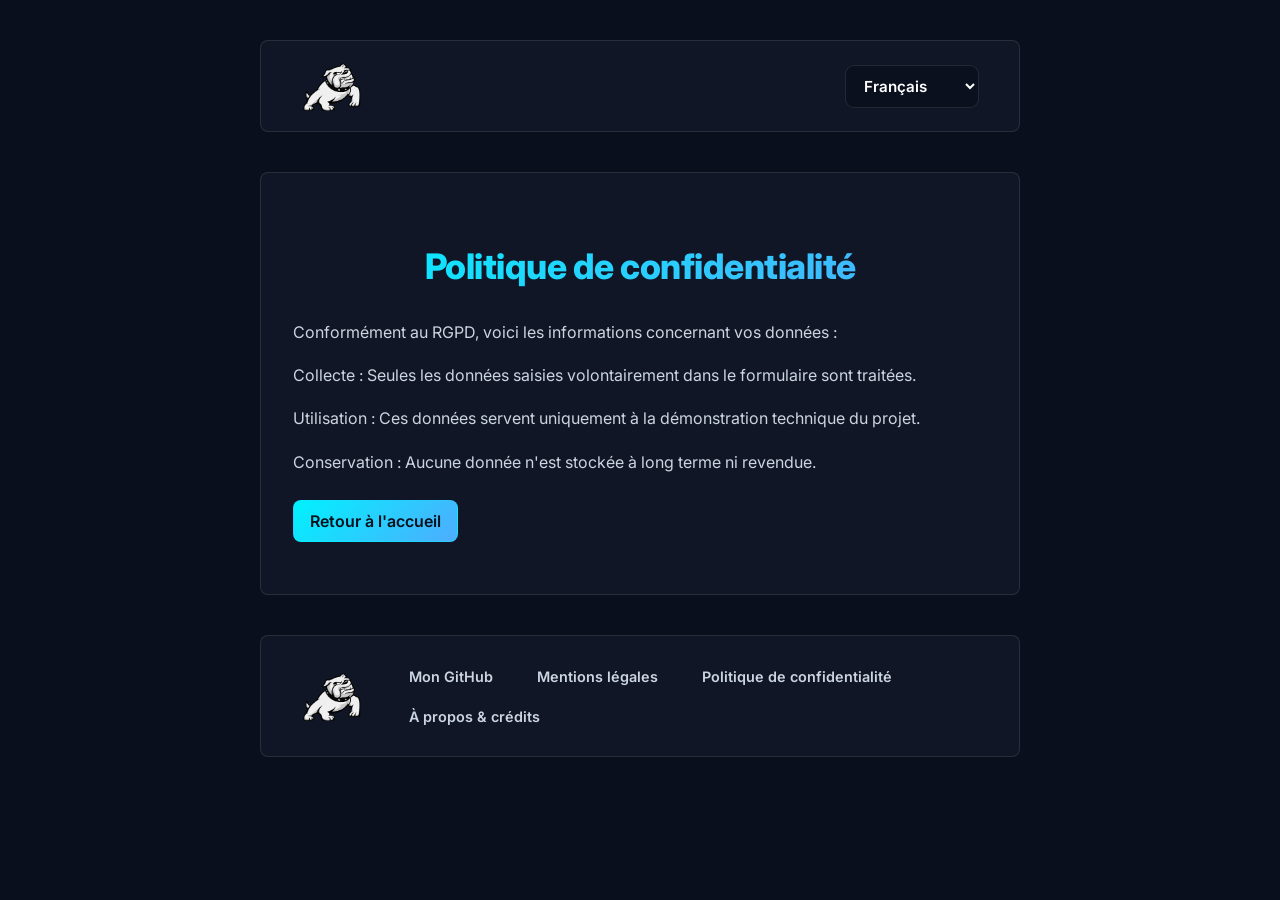
<file: confidentialite.html>
<!doctype html>
<html lang="fr">
  <head>
    <meta charset="UTF-8" />
    <meta name="viewport" content="width=device-width, initial-scale=1.0" />
    <title>Politique de Confidentialité</title>
    <link rel="stylesheet" href="style.css" />
    <script src="translations.js" defer></script>
    <script src="script.js" defer></script>
  </head>
  <body>
    <header class="mb" role="banner">
      <p class="logo">
        <img
          src="./assets/Logo chien.png"
          alt="Logo du calculateur de solidité de mot de passe"
        />
      </p>
      <select id="languageSelect" aria-label="Sélection de la langue">
        <option value="fr">Français</option>
        <option value="en">English</option>
        <option value="de">Deutsch</option>
        <option value="sp">Spanish</option>
        <option value="it">Italiano</option>
        <option value="pt">Português</option>
        <option value="nl">Nederlands</option>
        <option value="br">Breton</option>
      </select>
    </header>
    <div class="container">
      <h1 data-i18n="privacyTitle">Politique de Confidentialité</h1>
      <p class="text-muted" data-i18n="privacyContent">
        Conformément au RGPD, voici les informations concernant vos données :
      </p>
      <p class="text-muted" data-i18n="privacyCollection">
        Collecte : Seules les données saisies volontairement dans le formulaire
        sont traitées.
      </p>
      <p class="text-muted" data-i18n="privacyUsage">
        Utilisation : Ces données servent uniquement à la démonstration
        technique du projet.
      </p>
      <p class="text-muted" data-i18n="privacyStorage">
        Conservation : Aucune donnée n'est stockée à long terme ni revendue.
      </p>
      <a href="index.html" class="security-link" data-i18n="backToHome">
        Retour à l'accueil
      </a>
    </div>
  </body>
  <footer role="contentinfo">
    <img
      class="logo"
      src="./assets/Logo chien.png"
      alt="Logo du calculateur de solidité de mot de passe - pied de page"
    />
    <nav class="sub-menu">
      <ul>
        <li>
          <a href="https://github.com/MisterFreeze25" data-i18n="github"
            >Mon GitHub</a
          >
        </li>
        <li>
          <a href="mentions.html" data-i18n="legalNotice">Mentions légales</a>
        </li>
        <li>
          <a href="confidentialite.html" data-i18n="privacyPolicy"
            >Politique de confidentialité</a
          >
        </li>
        <li>
          <a href="credits.html" data-i18n="aboutCredits">À propos & crédits</a>
        </li>
      </ul>
    </nav>
  </footer>
</html>
</file>
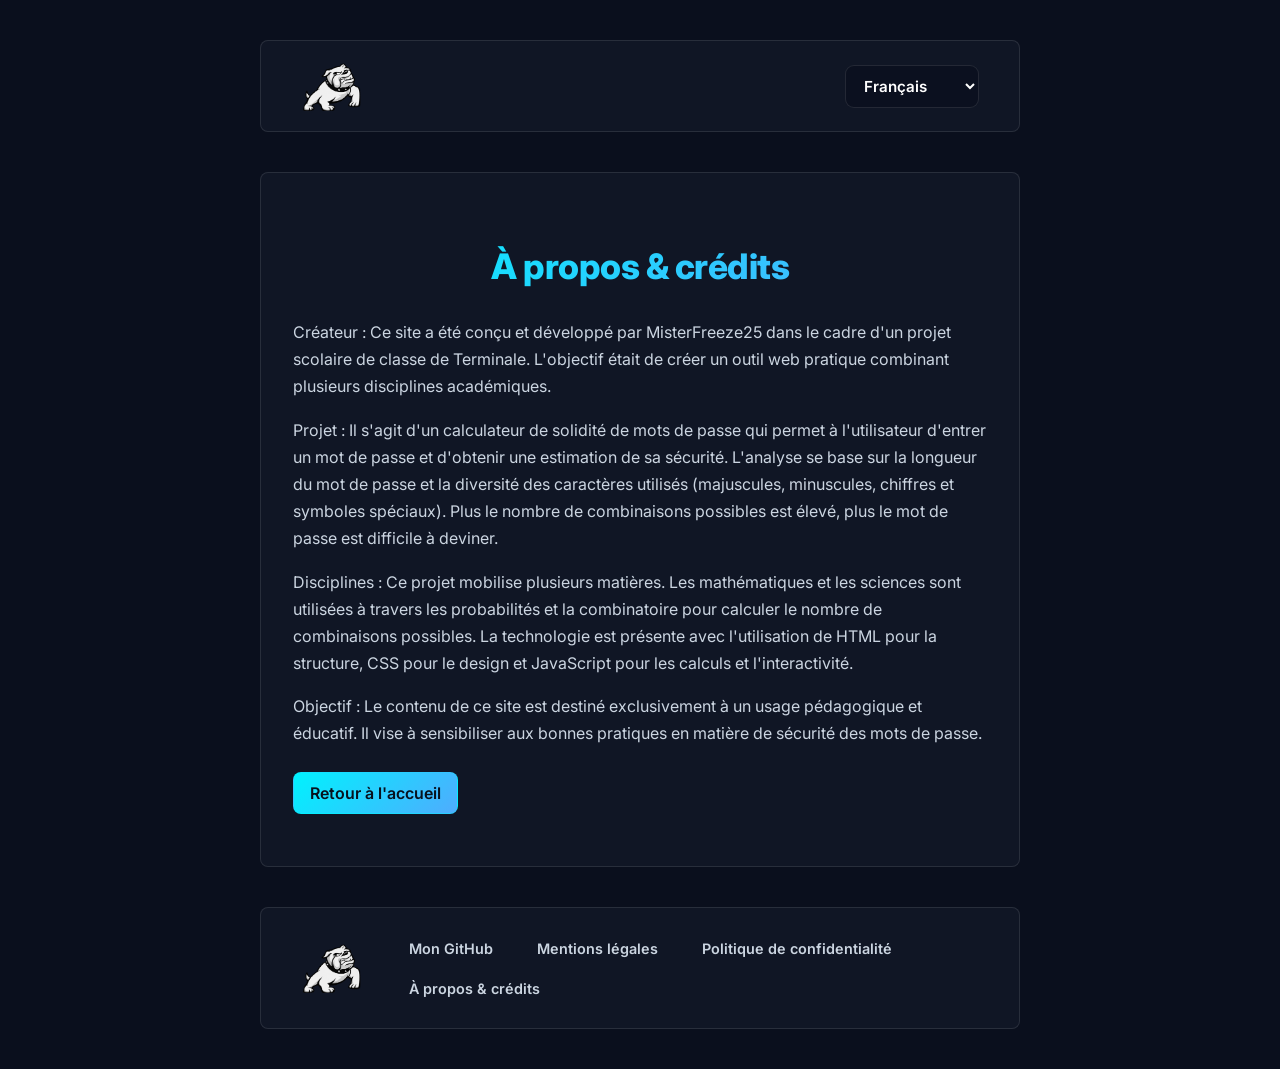
<file: credits.html>
<!doctype html>
<html lang="fr">
  <head>
    <meta charset="UTF-8" />
    <meta name="viewport" content="width=device-width, initial-scale=1.0" />
    <title>Politique de Confidentialité</title>
    <link rel="stylesheet" href="style.css" />
    <script src="translations.js" defer></script>
    <script src="script.js" defer></script>
  </head>
  <header class="mb" role="banner">
    <p class="logo">
      <img
        src="./assets/Logo chien.png"
        alt="Logo du calculateur de solidité de mot de passe"
      />
    </p>
    <select id="languageSelect" aria-label="Sélection de la langue">
      <option value="fr">Français</option>
      <option value="en">English</option>
      <option value="de">Deutsch</option>
      <option value="sp">Spanish</option>
      <option value="it">Italiano</option>
      <option value="pt">Português</option>
      <option value="nl">Nederlands</option>
      <option value="br">Breton</option>
    </select>
  </header>
  <body>
    <div class="container">
      <h1 data-i18n="aboutCreditsTitle">À propos & crédits</h1>

      <p class="text-muted" data-i18n="aboutCreator">
        Créateur : Ce site a été conçu et développé par MisterFreeze25 dans le
        cadre d'un projet scolaire de classe de Terminale. L'objectif était de
        créer un outil web pratique combinant plusieurs disciplines académiques.
      </p>
      <p class="text-muted" data-i18n="aboutProject">
        Projet : Il s'agit d'un calculateur de solidité de mots de passe qui
        permet à l'utilisateur d'entrer un mot de passe et d'obtenir une
        estimation de sa sécurité. L'analyse se base sur la longueur du mot de
        passe et la diversité des caractères utilisés (majuscules, minuscules,
        chiffres et symboles spéciaux). Plus le nombre de combinaisons possibles
        est élevé, plus le mot de passe est difficile à deviner.
      </p>
      <p class="text-muted" data-i18n="aboutSubjects">
        Disciplines : Ce projet mobilise plusieurs matières. Les mathématiques
        et les sciences sont utilisées à travers les probabilités et la
        combinatoire pour calculer le nombre de combinaisons possibles. La
        technologie est présente avec l'utilisation de HTML pour la structure,
        CSS pour le design et JavaScript pour les calculs et l'interactivité.
      </p>
      <p class="text-muted" data-i18n="aboutPurpose">
        Objectif : Le contenu de ce site est destiné exclusivement à un usage
        pédagogique et éducatif. Il vise à sensibiliser aux bonnes pratiques en
        matière de sécurité des mots de passe.
      </p>
      <a href="index.html" class="security-link" data-i18n="backToHome">
        Retour à l'accueil
      </a>
    </div>
  </body>
  <footer role="contentinfo">
    <img
      class="logo"
      src="./assets/Logo chien.png"
      alt="Logo du calculateur de solidité de mot de passe - pied de page"
    />
    <nav class="sub-menu">
      <ul>
        <li>
          <a href="https://github.com/MisterFreeze25" data-i18n="github"
            >Mon GitHub</a
          >
        </li>
        <li>
          <a href="mentions.html" data-i18n="legalNotice">Mentions légales</a>
        </li>
        <li>
          <a href="confidentialite.html" data-i18n="privacyPolicy"
            >Politique de confidentialité</a
          >
        </li>
        <li>
          <a href="credits.html" data-i18n="aboutCredits">À propos & crédits</a>
        </li>
      </ul>
    </nav>
  </footer>
</html>
</file>
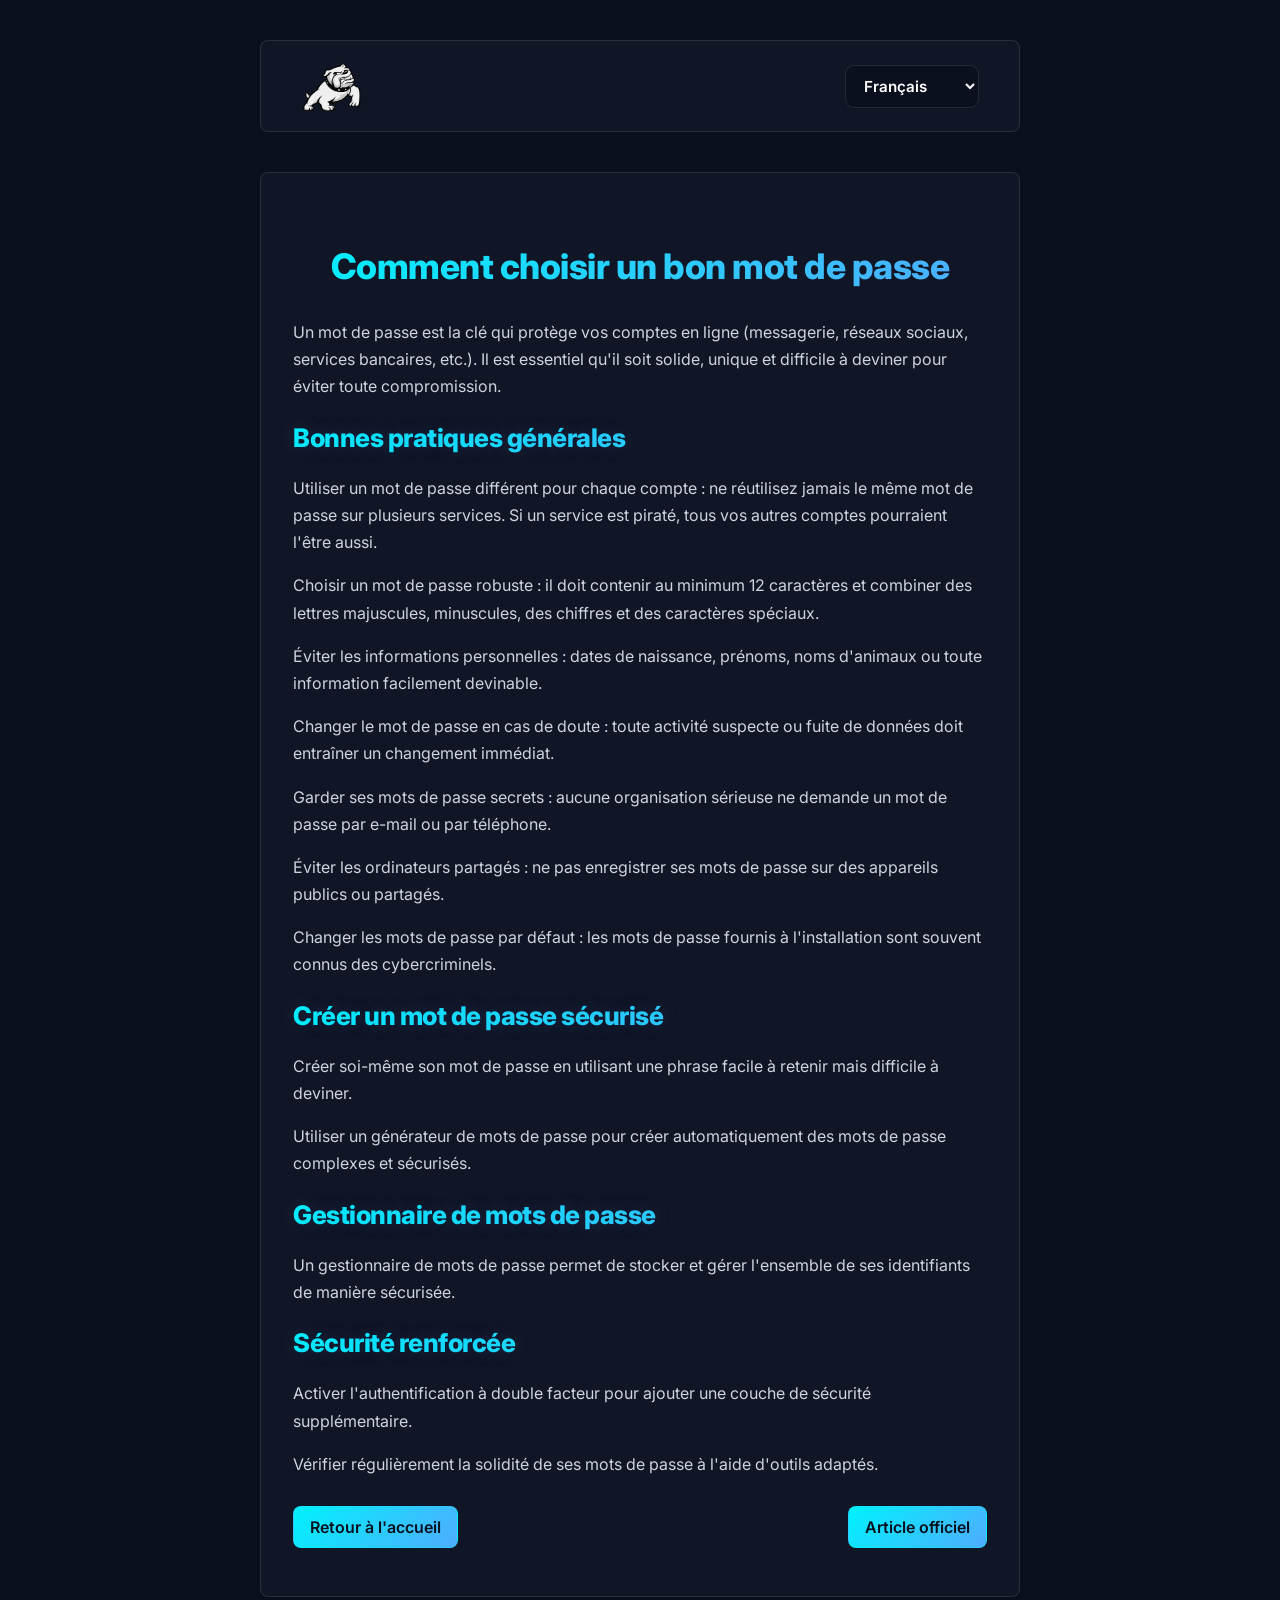
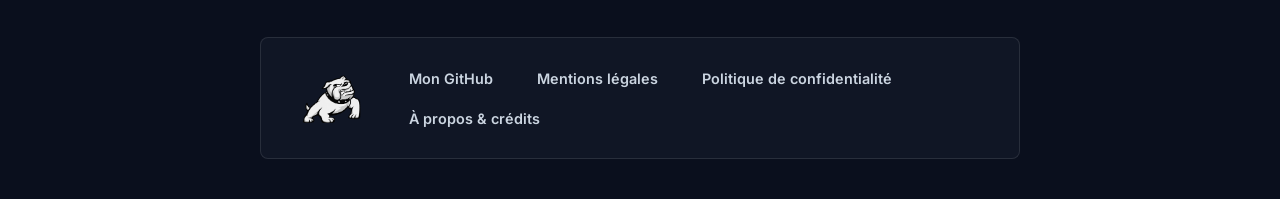
<file: dock.html>
<!doctype html>
<html lang="fr">
  <head>
    <meta charset="UTF-8" />
    <meta name="viewport" content="width=device-width, initial-scale=1.0" />
    <title>Mentions Légales</title>
    <link rel="stylesheet" href="style.css" />
    <script src="translations.js" defer></script>
    <script src="script.js" defer></script>
  </head>
  <header class="mb" role="banner">
    <p class="logo">
      <img
        src="./assets/Logo chien.png"
        alt="Logo du calculateur de solidité de mot de passe"
      />
    </p>
    <select id="languageSelect" aria-label="Sélection de la langue">
      <option value="fr">Français</option>
      <option value="en">English</option>
      <option value="de">Deutsch</option>
      <option value="sp">Spanish</option>
      <option value="it">Italiano</option>
      <option value="pt">Português</option>
      <option value="nl">Nederlands</option>
      <option value="br">Breton</option>
    </select>
  </header>
  <div class="container">
    <h1 data-i18n="passwordTitle">Comment choisir un bon mot de passe</h1>
    <p class="text-muted" data-i18n="passwordIntro">
      Un mot de passe est la clé qui protège vos comptes en ligne (messagerie,
      réseaux sociaux, services bancaires, etc.). Il est essentiel qu’il soit
      solide, unique et difficile à deviner pour éviter toute compromission.
    </p>
    <h2 data-i18n="passwordGoodPracticesTitle">Bonnes pratiques générales</h2>
    <p class="text-muted" data-i18n="passwordDifferent">
      Utiliser un mot de passe différent pour chaque compte : ne réutilisez
      jamais le même mot de passe sur plusieurs services. Si un service est
      piraté, tous vos autres comptes pourraient l’être aussi.
    </p>
    <p class="text-muted" data-i18n="passwordRobust">
      Choisir un mot de passe robuste : il doit contenir au minimum 12
      caractères et combiner des lettres majuscules, minuscules, des chiffres et
      des caractères spéciaux.
    </p>
    <p class="text-muted" data-i18n="passwordAvoidPersonal">
      Éviter les informations personnelles : dates de naissance, prénoms, noms
      d’animaux ou toute information facilement devinable.
    </p>
    <p class="text-muted" data-i18n="passwordChange">
      Changer le mot de passe en cas de doute : toute activité suspecte ou fuite
      de données doit entraîner un changement immédiat.
    </p>
    <p class="text-muted" data-i18n="passwordKeepSecret">
      Garder ses mots de passe secrets : aucune organisation sérieuse ne demande
      un mot de passe par e-mail ou par téléphone.
    </p>
    <p class="text-muted" data-i18n="passwordSharedComputer">
      Éviter les ordinateurs partagés : ne pas enregistrer ses mots de passe sur
      des appareils publics ou partagés.
    </p>
    <p class="text-muted" data-i18n="passwordDefault">
      Changer les mots de passe par défaut : les mots de passe fournis à
      l’installation sont souvent connus des cybercriminels.
    </p>
    <h2 data-i18n="passwordCreationTitle">Créer un mot de passe sécurisé</h2>
    <p class="text-muted" data-i18n="passwordCreateSelf">
      Créer soi-même son mot de passe en utilisant une phrase facile à retenir
      mais difficile à deviner.
    </p>
    <p class="text-muted" data-i18n="passwordUseGenerator">
      Utiliser un générateur de mots de passe pour créer automatiquement des
      mots de passe complexes et sécurisés.
    </p>
    <h2 data-i18n="passwordManagersTitle">Gestionnaire de mots de passe</h2>
    <p class="text-muted" data-i18n="passwordManager">
      Un gestionnaire de mots de passe permet de stocker et gérer l’ensemble de
      ses identifiants de manière sécurisée.
    </p>
    <h2 data-i18n="passwordAdvancedTitle">Sécurité renforcée</h2>
    <p class="text-muted" data-i18n="password2FA">
      Activer l’authentification à double facteur pour ajouter une couche de
      sécurité supplémentaire.
    </p>
    <p class="text-muted" data-i18n="passwordTestStrength">
      Vérifier régulièrement la solidité de ses mots de passe à l’aide d’outils
      adaptés.
    </p>
    <div class="2button-row" style="display: flex; justify-content: space-between; gap: 12px; margin-top: 20px;">
      <a href="index.html" class="security-link" data-i18n="backToHome">
        Retour à l'accueil
      </a>
      <a href="https://www.cybermalveillance.gouv.fr/tous-nos-contenus/actualites/comment-choisir-un-bon-mot-de-passe" class="security-link" target="_blank" rel="noopener noreferrer">
        Article officiel
      </a>
    </div>
  </div>
  <footer role="contentinfo">
    <img
      class="logo"
      src="./assets/Logo chien.png"
      alt="Logo du calculateur de solidité de mot de passe - pied de page"
    />
    <nav class="sub-menu">
      <ul>
        <li>
          <a href="https://github.com/MisterFreeze25" data-i18n="github"
            >Mon GitHub</a
          >
        </li>
        <li>
          <a href="mentions.html" data-i18n="legalNotice">Mentions légales</a>
        </li>
        <li>
          <a href="confidentialite.html" data-i18n="privacyPolicy"
            >Politique de confidentialité</a
          >
        </li>
        <li>
          <a href="credits.html" data-i18n="aboutCredits">À propos & crédits</a>
        </li>
      </ul>
    </nav>
  </footer>
</html>
</file>
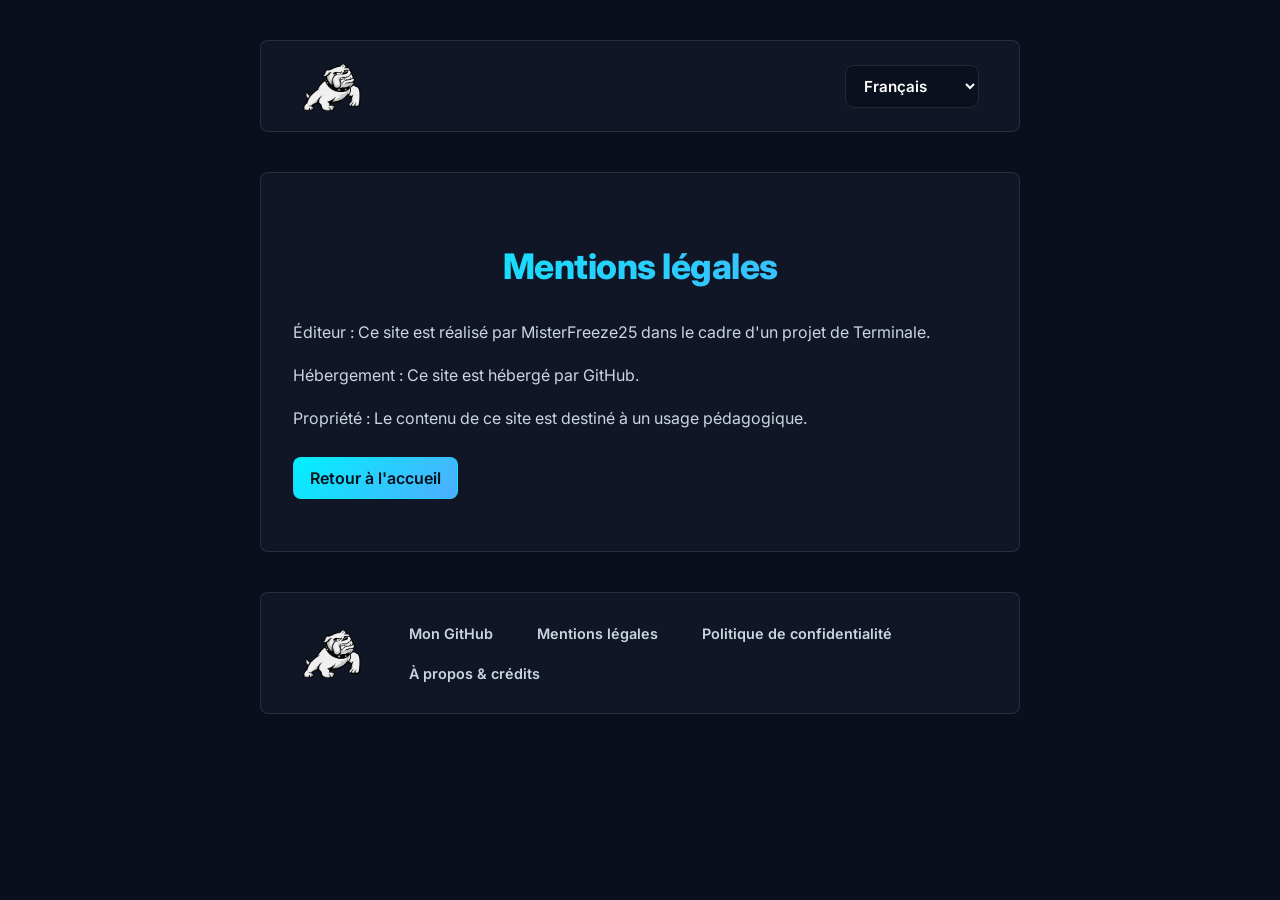
<file: mentions.html>
<!doctype html>
<html lang="fr">
  <head>
    <meta charset="UTF-8" />
    <meta name="viewport" content="width=device-width, initial-scale=1.0" />
    <title>Mentions Légales</title>
    <link rel="stylesheet" href="style.css" />
    <script src="translations.js" defer></script>
    <script src="script.js" defer></script>
  </head>
  <header class="mb" role="banner">
    <p class="logo">
      <img
        src="./assets/Logo chien.png"
        alt="Logo du calculateur de solidité de mot de passe"
      />
    </p>
    <select id="languageSelect" aria-label="Sélection de la langue">
      <option value="fr">Français</option>
      <option value="en">English</option>
      <option value="de">Deutsch</option>
      <option value="sp">Spanish</option>
      <option value="it">Italiano</option>
      <option value="pt">Português</option>
      <option value="nl">Nederlands</option>
      <option value="br">Breton</option>
    </select>
  </header>
  <body>
    <div class="container">
      <h1 data-i18n="legalTitle">Mentions Légales</h1>
      <p class="text-muted" data-i18n="legalContent">
        Éditeur : Ce site est réalisé par MisterFreeze25 dans le cadre d'un
        projet de Terminale.
      </p>
      <p class="text-muted" data-i18n="legalHosting">
        Hébergement : Ce site est hébergé par GitHub.
      </p>
      <p class="text-muted" data-i18n="legalProperty">
        Propriété : Le contenu de ce site est destiné à un usage pédagogique.
      </p>
      <a href="index.html" class="security-link" data-i18n="backToHome">
        Retour à l'accueil
      </a>
    </div>
  </body>
  <footer role="contentinfo">
    <img
      class="logo"
      src="./assets/Logo chien.png"
      alt="Logo du calculateur de solidité de mot de passe - pied de page"
    />
    <nav class="sub-menu">
      <ul>
        <li>
          <a href="https://github.com/MisterFreeze25" data-i18n="github"
            >Mon GitHub</a
          >
        </li>
        <li>
          <a href="mentions.html" data-i18n="legalNotice">Mentions légales</a>
        </li>
        <li>
          <a href="confidentialite.html" data-i18n="privacyPolicy"
            >Politique de confidentialité</a
          >
        </li>
        <li>
          <a href="credits.html" data-i18n="aboutCredits">À propos & crédits</a>
        </li>
      </ul>
    </nav>
  </footer>
</html>
</file>
<file: style.css>
@import url("https://fonts.googleapis.com/css2?family=Inter:wght@400;500;600;700;800&family=JetBrains+Mono:wght@400;500;600;700&display=swap");

/* Global */
*,
*::before,
*::after {
  box-sizing: border-box;
}

.skip-link {
  position: absolute;
  left: -999px;
  top: auto;
  width: 1px;
  height: 1px;
  overflow: hidden;
  z-index: -1;
}

.skip-link:focus-visible {
  position: static;
  left: auto;
  width: auto;
  height: auto;
  padding: 10px 14px;
  background: #fff;
  color: #000;
  z-index: 100;
  border-radius: 6px;
  text-decoration: none;
}

/* Classe pour masquer visuellement le texte tout en le gardant accessible aux lecteurs d'écran */
.sr-only {
  position: absolute;
  width: 1px;
  height: 1px;
  padding: 0;
  margin: -1px;
  overflow: hidden;
  clip: rect(0, 0, 0, 0);
  white-space: nowrap;
  border-width: 0;
}

/* ===== BODY & BACKGROUND ===== */
body {
  background: linear-gradient(135deg, #667eea 0%, #764ba2 50%, #f093fb 100%);
  background-attachment: fixed;
  font-family:
    -apple-system, BlinkMacSystemFont, "Segoe UI", "Roboto", "Oxygen", "Ubuntu",
    "Cantarell", sans-serif;
  margin: 0;
  min-height: 100vh;
  color: #222;
  padding: 20px;
}

/* ===== CONTAINER PRINCIPAL ===== */
/* Container */
.container {
  max-width: 650px;
  margin: 40px auto;
  background: rgba(255, 255, 255, 0.98);
  border-radius: 20px;
  box-shadow:
    0 20px 60px rgba(0, 0, 0, 0.25),
    0 0 1px rgba(0, 0, 0, 0.1);
  padding: 48px 32px;
  backdrop-filter: blur(10px);
  border: 1px solid rgba(255, 255, 255, 0.3);
  animation: fadeInScale 0.6s ease-out;
  position: relative;
}

/* Gradient subtil en arrière-plan du container */
.container::before {
  content: "";
  position: absolute;
  top: 0;
  left: 0;
  right: 0;
  bottom: 0;
  border-radius: 20px;
  background: linear-gradient(
    135deg,
    rgba(102, 126, 234, 0.05) 0%,
    rgba(118, 75, 162, 0.05) 100%
  );
  pointer-events: none;
}

@keyframes fadeInScale {
  from {
    opacity: 0;
    transform: scale(0.95);
  }
  to {
    opacity: 1;
    transform: scale(1);
  }
}

/* Effet de lueur au survol du conteneur */
.container:hover {
  box-shadow:
    0 20px 60px rgba(0, 0, 0, 0.25),
    0 0 1px rgba(0, 0, 0, 0.1),
    0 0 40px rgba(102, 126, 234, 0.2);
}

/* ===== TYPOGRAPHIE ===== */
/* Headings */
h1 {
  text-align: center;
  background: linear-gradient(135deg, #667eea 0%, #764ba2 100%);
  -webkit-background-clip: text;
  -webkit-text-fill-color: transparent;
  background-clip: text;
  margin-bottom: 32px;
  font-size: 2.2rem;
  font-weight: 800;
  letter-spacing: -0.5px;
  animation: titlePulse 0.8s ease-out;
  text-shadow: 0 0 20px rgba(102, 126, 234, 0.2);
}

@keyframes titlePulse {
  0% {
    opacity: 0;
    transform: translateY(-20px);
  }
  100% {
    opacity: 1;
    transform: translateY(0);
  }
}

/* ===== FORMULAIRE ===== */
/* Form labels and inputs */
label {
  display: block;
  margin-bottom: 12px;
  font-weight: 600;
  color: #333;
  font-size: 0.95rem;
  animation: fadeInLeft 0.5s ease-out 0.1s both;
}

@keyframes fadeInLeft {
  from {
    opacity: 0;
    transform: translateX(-20px);
  }
  to {
    opacity: 1;
    transform: translateX(0);
  }
}

/* Champs texte et mot de passe */
input[type="password"],
input[type="text"] {
  display: block;
  margin: 0 auto 24px auto;
  width: 100%;
  padding: 14px 16px;
  border: 2px solid #e5e7eb;
  border-radius: 12px;
  font-size: 1rem;
  transition: all 0.3s ease;
  text-align: left;
  background: #f9fafb;
  animation: slideUp 0.5s ease-out 0.15s both;
  position: relative;
}

.actions-row {
  display: flex;
  gap: 12px;
  margin-bottom: 24px;
}

.actions-row button {
  width: auto;
  flex: 1;
  min-width: 0;
}

.security-title {
  margin-top: 0;
}

@keyframes slideUp {
  from {
    opacity: 0;
    transform: translateY(20px);
  }
  to {
    opacity: 1;
    transform: translateY(0);
  }
}

input[type="password"]::placeholder,
input[type="text"]::placeholder {
  color: #aaa;
  transition: color 0.3s ease;
}

input[type="password"]:focus,
input[type="text"]:focus {
  border-color: #667eea;
  outline: none;
  background: #fff;
  box-shadow:
    0 0 0 3px rgba(102, 126, 234, 0.1),
    0 0 20px rgba(102, 126, 234, 0.3),
    inset 0 0 0 1px rgba(102, 126, 234, 0.2);
  transform: translateY(-2px);
}

input[type="password"]:focus::placeholder,
input[type="text"]:focus::placeholder {
  color: #ccc;
}

/* Améliore la visibilité du focus au clavier */
input[type="password"]:focus-visible,
input[type="text"]:focus-visible {
  outline: 3px solid #667eea;
  outline-offset: 2px;
}

/* ===== BOUTONS ===== */
/* Bouton principal avec shine effect */
button {
  width: 100%;
  padding: 14px 16px;
  background: linear-gradient(135deg, #667eea 0%, #764ba2 100%);
  color: #fff;
  border: none;
  border-radius: 12px;
  font-size: 1rem;
  font-weight: 700;
  cursor: pointer;
  transition: all 0.3s ease;
  box-shadow: 0 4px 15px rgba(102, 126, 234, 0.3);
  text-transform: uppercase;
  letter-spacing: 0.5px;
  animation: slideUp 0.5s ease-out 0.2s both;
  position: relative;
  overflow: hidden;
  flex: 1;
  min-width: 0;
}

/* Effet de lumière qui traverse le bouton */
button::before {
  content: "";
  position: absolute;
  top: 0;
  left: -100%;
  width: 100%;
  height: 100%;
  background: linear-gradient(
    90deg,
    transparent,
    rgba(255, 255, 255, 0.3),
    transparent
  );
  transition: left 0.5s ease;
}

button:hover::before {
  left: 100%;
}

button:hover {
  transform: translateY(-3px);
  box-shadow:
    0 8px 25px rgba(102, 126, 234, 0.4),
    0 0 30px rgba(102, 126, 234, 0.3);
}

button:active {
  transform: translateY(-1px);
}

/* Améliore la visibilité du focus au clavier pour les boutons */
button:focus-visible {
  outline: 3px solid #667eea;
  outline-offset: 2px;
}

/* ===== RÉSULTATS ===== */
/* Boîte de résultats avec shimmer effect */
.result {
  margin-top: 28px;
  padding: 20px 24px;
  background: linear-gradient(
    135deg,
    rgba(102, 126, 234, 0.08) 0%,
    rgba(118, 75, 162, 0.08) 100%
  );
  border-radius: 12px;
  border: 2px solid rgba(102, 126, 234, 0.2);
  text-align: center;
  font-size: 1.15rem;
  color: #333;
  font-weight: 600;
  box-shadow:
    0 4px 15px rgba(102, 126, 234, 0.1),
    inset 0 0 20px rgba(102, 126, 234, 0.05);
  animation: slideIn 0.4s cubic-bezier(0.34, 1.56, 0.64, 1);
  position: relative;
  overflow: hidden;
}

.result::before {
  content: "";
  position: absolute;
  top: -50%;
  left: -50%;
  width: 200%;
  height: 200%;
  background: radial-gradient(
    circle,
    rgba(102, 126, 234, 0.1) 0%,
    transparent 70%
  );
  animation: shimmer 3s infinite;
}

@keyframes shimmer {
  0% {
    transform: translate(0, 0) rotate(0deg);
  }
  50% {
    transform: translate(50px, 50px) rotate(180deg);
  }
  100% {
    transform: translate(0, 0) rotate(360deg);
  }
}

@keyframes slideIn {
  from {
    opacity: 0;
    transform: translateY(-10px);
  }
  to {
    opacity: 1;
    transform: translateY(0);
  }
}

/* Positionne le toggle à l'extrémité droite du conteneur */
.container {
  position: relative;
}

/* Ancre l'icône œil au champ password pour éviter qu'elle ne bouge */
.password-field {
  position: relative;
  width: 100%;
}

/* Prévoir de l'espace à droite des inputs pour éviter le recouvrement */
input[type="password"],
input[type="text"] {
  padding-right: 48px;
}

/* ===== CHAMP MOT DE PASSE & ICÔNE ===== */
/* Icône de basculement mot de passe/texte */
#togglePassword {
  position: absolute;
  right: 8px;
  top: 50%;
  transform: translateY(-50%);
  background: none;
  border: none;
  width: 60px;
  height: 60px;
  padding: 0;
  display: inline-flex;
  align-items: center;
  justify-content: center;
  cursor: pointer;
  z-index: 10;
  line-height: 0;
  color: #667eea;
  transition: all 0.3s ease;
  border-radius: 4px;
}

#togglePassword svg {
  width: 100%;
  height: 100%;
}

/* Ensure input doesn't stretch under the absolute icon and keeps space for it */
.password-field input[type="password"],
.password-field input[type="text"] {
  flex: 1 1 auto;
  width: auto;
  padding-right: 70px;
  margin: 0;
}

/* Give a bit of space so the icon sits visually inside the input */
.password-field {
  padding-top: 0;
  margin-bottom: 18px;
  animation: fadeInLeft 0.5s ease-out 0.15s both;
}

#togglePassword:hover {
  background: rgba(102, 126, 234, 0.15);
  color: #764ba2;
  transform: translateY(-50%);
  box-shadow: 0 0 15px rgba(102, 126, 234, 0.2);
}

#togglePassword:focus-visible {
  outline: 2px solid #667eea;
  outline-offset: 2px;
  border-radius: 8px;
}

/* ===== HEADER ===== */
/* Barre d'en-tête avec logo et sélecteur de langue */
header {
  display: flex;
  align-items: center;
  justify-content: space-between;
  padding: 20px 40px;
  background: rgba(255, 255, 255, 0.95);
  border-radius: 20px;
  margin: 20px auto;
  max-width: 650px;
  box-shadow: 0 4px 20px rgba(0, 0, 0, 0.1);
  backdrop-filter: blur(10px);
  border: 1px solid rgba(255, 255, 255, 0.3);
  animation: slideDown 0.6s ease-out;
}

@keyframes slideDown {
  from {
    opacity: 0;
    transform: translateY(-30px);
  }
  to {
    opacity: 1;
    transform: translateY(0);
  }
}

/* Logo du header */
header .logo {
  display: block;
  width: 60px;
  height: auto;
  margin: 0;
  padding: 0;
  flex-shrink: 0;
}

header .logo img {
  width: 100%;
  height: 100%;
  object-fit: contain;
  display: block;
}

/* Sélecteur de langue */
#languageSelect {
  padding: 10px 14px;
  border: 2px solid #e5e7eb;
  border-radius: 10px;
  font-size: 0.95rem;
  font-weight: 600;
  background: #f9fafb;
  color: #333;
  cursor: pointer;
  transition: all 0.3s ease;
  animation: fadeInRight 0.6s ease-out 0.1s both;
}

@keyframes fadeInRight {
  from {
    opacity: 0;
    transform: translateX(30px);
  }
  to {
    opacity: 1;
    transform: translateX(0);
  }
}

#languageSelect:hover {
  border-color: #667eea;
  box-shadow:
    0 0 0 3px rgba(102, 126, 234, 0.1),
    0 0 20px rgba(102, 126, 234, 0.2);
  transform: translateY(-2px);
}

#languageSelect:focus {
  outline: none;
  border-color: #667eea;
}

#languageSelect:focus-visible {
  outline: 3px solid #667eea;
  outline-offset: 2px;
}

/* ===== FOOTER ===== */
/* Barre de pied de page avec logo et liens */
footer {
  display: flex;
  align-items: center;
  justify-content: space-between;
  padding: 30px 40px;
  background: rgba(255, 255, 255, 0.95);
  border-radius: 20px;
  margin: 40px auto 20px;
  max-width: 650px;
  box-shadow: 0 4px 20px rgba(0, 0, 0, 0.1);
  backdrop-filter: blur(10px);
  border: 1px solid rgba(255, 255, 255, 0.3);
  animation: slideUp 0.6s ease-out 0.1s both;
}

/* Logo du footer */
footer .logo {
  display: block;
  width: 60px;
  height: auto;
  margin: 0;
  padding: 0;
  flex-shrink: 0;
}

@keyframes float {
  0% {
    transform: translateY(0px);
  }
  50% {
    transform: translateY(-10px);
  }
  100% {
    transform: translateY(0px);
  }
}

footer .logo img {
  width: 100%;
  height: 100%;
  object-fit: contain;
}

/* Menu liens du footer */
footer .sub-menu ul {
  display: flex;
  flex-wrap: wrap;
  gap: 20px;
  list-style: none;
  padding: 0;
  margin: 0;
}

footer a {
  text-decoration: none;
  color: #667eea;
  font-weight: 600;
  font-size: 0.9rem;
  transition: all 0.3s cubic-bezier(0.25, 0.46, 0.45, 0.94);
  padding: 8px 12px;
  border-radius: 8px;
  position: relative;
}

footer a::after {
  content: "";
  position: absolute;
  bottom: 2px;
  left: 12px;
  width: 0;
  height: 3px;
  background: linear-gradient(90deg, #667eea, #764ba2);
  transition: width 0.3s cubic-bezier(0.25, 0.46, 0.45, 0.94);
  border-radius: 2px;
}

footer a:hover::after {
  width: calc(100% - 24px);
}

footer a:hover {
  color: #764ba2;
  background: rgba(102, 126, 234, 0.08);
  transform: translateY(-3px);
}

footer .menu a {
  text-decoration: none;
  color: #667eea;
  font-size: 0.95rem;
  padding: 8px 12px;
  border-radius: 8px;
  transition: all 0.3s ease;
}

footer .menu a:hover {
  color: #764ba2;
  background-color: rgba(102, 126, 234, 0.1);
}

/* ===== SECURITY DOCK ===== */
.security-dock {
  max-width: 650px;
  margin: 30px auto;
  padding: 0;
  border-radius: 20px;
  background: rgba(255, 255, 255, 0.95);
  box-shadow: 0 4px 20px rgba(0, 0, 0, 0.1);
  backdrop-filter: blur(10px);
  border: 1px solid rgba(255, 255, 255, 0.3);
  animation: slideUp 0.6s ease-out 0.2s both;
  transition: all 0.3s ease;
}

.security-dock:hover {
  box-shadow:
    0 8px 30px rgba(0, 0, 0, 0.15),
    0 0 30px rgba(102, 126, 234, 0.2);
  transform: translateY(-3px);
}

.dock-container {
  padding: 28px 32px;
}

.dock-container h2 {
  font-weight: 700;
  color: #333;
  margin-bottom: 16px;
  font-size: 1.05rem;
  background: linear-gradient(135deg, #667eea 0%, #764ba2 100%);
  -webkit-background-clip: text;
  -webkit-text-fill-color: transparent;
  background-clip: text;
  animation: fadeInLeft 0.5s ease-out 0.2s both;
}

.dock-container p {
  color: #555;
  line-height: 1.6;
  margin: 16px 0;
  font-size: 0.95rem;
}

.security-link {
  display: inline-block;
  padding: 10px 16px;
  background: linear-gradient(135deg, #667eea 0%, #764ba2 100%);
  color: #fff;
  text-decoration: none;
  border-radius: 8px;
  font-weight: 600;
  transition: all 0.3s ease;
  margin-top: 8px;
  position: relative;
  overflow: hidden;
}

.security-link::before {
  content: "";
  position: absolute;
  top: 0;
  left: -100%;
  width: 100%;
  height: 100%;
  background: linear-gradient(
    90deg,
    transparent,
    rgba(255, 255, 255, 0.3),
    transparent
  );
  transition: left 0.5s ease;
}

.security-link:hover::before {
  left: 100%;
}

.security-link:focus-visible {
  outline: 3px solid #667eea;
  outline-offset: 2px;
}

/* ===== RESPONSIVE DESIGN ===== */
/* Design pour tablettes et appareils plus petits */
@media (max-width: 768px) {
  body {
    padding: 12px;
  }

  .container {
    max-width: 100%;
    margin: 20px auto;
    padding: 32px 24px;
  }

  h1 {
    font-size: 1.8rem;
    margin-bottom: 24px;
  }

  header {
    max-width: 100%;
    margin: 12px auto;
    padding: 16px 24px;
    gap: 16px;
  }

  header .logo {
    width: 50px;
    height: 50px;
  }

  footer {
    max-width: 100%;
    margin: 20px auto 12px;
    padding: 20px 24px;
    flex-direction: column;
    align-items: center;
    gap: 20px;
  }

  footer .logo {
    width: 50px;
    height: 50px;
  }

  footer .sub-menu ul {
    flex-direction: column;
    gap: 12px;
  }

  figure {
    max-width: 100%;
    margin: 20px auto;
    padding: 20px 24px;
  }

  .security-dock {
    max-width: 100%;
    margin: 20px auto;
    padding: 0;
    border-radius: 16px;
  }

  .dock-container {
    padding: 20px 24px;
  }

  button {
    padding: 12px 14px;
    font-size: 0.95rem;
  }

  input[type="password"],
  input[type="text"] {
    padding: 12px 14px;
  }
}

@media (max-width: 480px) {
  body {
    padding: 8px;
  }

  .container {
    padding: 24px 16px;
    border-radius: 16px;
  }

  h1 {
    font-size: 1.5rem;
    margin-bottom: 20px;
  }

  header {
    padding: 12px 16px;
    margin: 8px auto;
    border-radius: 16px;
  }

  label {
    font-size: 0.9rem;
  }

  button {
    padding: 11px 12px;
    font-size: 0.9rem;
    letter-spacing: 0.3px;
  }
}

/* ===== ANIMATIONS GLOBALES ===== */
/* Animation d'apparition générale */
@keyframes fadeIn {
  from {
    opacity: 0;
    transform: translateY(10px);
  }
  to {
    opacity: 1;
    transform: translateY(0);
  }
}

/* Particules flottantes en arrière-plan */
/* Première particule flottante */
@keyframes float-particle-1 {
  0% {
    transform: translateY(100vh) translateX(0) rotate(0deg);
    opacity: 0;
  }
  10% {
    opacity: 1;
  }
  90% {
    opacity: 1;
  }
  100% {
    transform: translateY(-100vh) translateX(100px) rotate(360deg);
    opacity: 0;
  }
}

@keyframes float-particle-2 {
  0% {
    transform: translateY(100vh) translateX(50px) rotate(0deg);
    opacity: 0;
  }
  10% {
    opacity: 0.8;
  }
  90% {
    opacity: 0.8;
  }
  100% {
    transform: translateY(-100vh) translateX(-50px) rotate(-360deg);
    opacity: 0;
  }
}

/* Pseudo-élément pour créer la première particule flottante */
body::before {
  content: "";
  position: fixed;
  top: 0;
  left: 0;
  width: 100px;
  height: 100px;
  background: radial-gradient(
    circle,
    rgba(102, 126, 234, 0.3) 0%,
    transparent 70%
  );
  border-radius: 50%;
  animation: float-particle-1 15s linear infinite;
  pointer-events: none;
  z-index: 1;
  left: 10%;
}

/* Pseudo-élément pour créer la deuxième particule flottante */
body::after {
  content: "";
  position: fixed;
  top: 0;
  left: 0;
  width: 150px;
  height: 150px;
  background: radial-gradient(
    circle,
    rgba(240, 147, 251, 0.2) 0%,
    transparent 70%
  );
  border-radius: 50%;
  animation: float-particle-2 20s linear infinite;
  animation-delay: 5s;
  pointer-events: none;
  z-index: 1;
  left: 80%;
}

/* ===== THÈME CYBER NÉON ===== */
:root {
  color-scheme: dark;
  --background: #0a0f1d;
  --surface: rgba(17, 24, 39, 0.75);
  --accent: #00f2fe;
  --accent-secondary: #4facfe;
  --accent-gradient: linear-gradient(135deg, #00f2fe 0%, #4facfe 100%);
  --border: rgba(255, 255, 255, 0.1);
  --text-primary: #ffffff;
  --text-secondary: #cbd5e1;
  --font-sans: "Inter", sans-serif;
  --font-mono: "JetBrains Mono", monospace;
  --glow: 0 0 24px rgba(0, 242, 254, 0.2);
}

body {
  position: relative;
  isolation: isolate;
  color: var(--text-primary);
  font-family: var(--font-sans);
  background:
    radial-gradient(ellipse at 12% 8%, rgba(0, 242, 254, 0.09), transparent 34%),
    radial-gradient(ellipse at 88% 88%, rgba(79, 172, 254, 0.1), transparent 36%),
    var(--background);
}

body::before,
body::after {
  z-index: -1;
  width: 260px;
  height: 260px;
  opacity: 0.45;
  background: radial-gradient(circle, rgba(0, 242, 254, 0.14), transparent 70%);
  filter: blur(12px);
}

body::after {
  background: radial-gradient(circle, rgba(79, 172, 254, 0.13), transparent 70%);
}

.container,
header,
footer,
.security-dock {
  background: var(--surface);
  border: 1px solid var(--border);
  backdrop-filter: blur(12px);
  -webkit-backdrop-filter: blur(12px);
  box-shadow: 0 18px 55px rgba(0, 0, 0, 0.32);
}

.container {
  border-radius: 16px;
}

.container::before {
  border-radius: inherit;
  background: linear-gradient(135deg, rgba(0, 242, 254, 0.035), rgba(79, 172, 254, 0.025));
}

.container:hover {
  box-shadow: 0 18px 55px rgba(0, 0, 0, 0.36), var(--glow);
}

h1,
.dock-container h2 {
  color: var(--text-primary);
  background: var(--accent-gradient);
  -webkit-background-clip: text;
  background-clip: text;
  -webkit-text-fill-color: transparent;
  text-shadow: none;
}

h2,
label,
.security-title {
  color: var(--text-primary);
}

.text-muted,
.dock-container p,
p {
  color: var(--text-secondary);
  line-height: 1.7;
}

label {
  font-family: var(--font-sans);
}

input[type="password"],
input[type="text"] {
  color: var(--text-primary);
  background: rgba(10, 15, 29, 0.72);
  border: 1px solid var(--border);
  border-radius: 10px;
  font-family: var(--font-mono);
  transition: border-color 0.2s ease, box-shadow 0.2s ease, transform 0.2s ease;
}

input[type="password"]::placeholder,
input[type="text"]::placeholder {
  color: #aebbd0;
}

input[type="password"]:focus,
input[type="text"]:focus {
  color: var(--text-primary);
  background: rgba(10, 15, 29, 0.9);
  border-color: var(--accent);
  box-shadow: 0 0 0 3px rgba(0, 242, 254, 0.12), 0 0 22px rgba(0, 242, 254, 0.16);
}

input[type="password"]:focus-visible,
input[type="text"]:focus-visible,
button:focus-visible,
#languageSelect:focus-visible,
.security-link:focus-visible {
  outline: 2px solid var(--accent);
  outline-offset: 3px;
}

button:not(#togglePassword) {
  color: #07111d;
  background: var(--accent-gradient);
  border: 1px solid rgba(0, 242, 254, 0.35);
  border-radius: 10px;
  box-shadow: 0 5px 18px rgba(0, 242, 254, 0.2);
  font-family: var(--font-sans);
  letter-spacing: 0;
  transition: transform 0.22s ease, box-shadow 0.22s ease, filter 0.22s ease;
}

button:not(#togglePassword):hover {
  transform: translateY(-2px) scale(1.025);
  box-shadow: 0 8px 26px rgba(0, 242, 254, 0.34), 0 0 24px rgba(79, 172, 254, 0.22);
  filter: brightness(1.06);
}

button:not(#togglePassword):active {
  transform: translateY(0) scale(0.995);
}

button:not(#togglePassword)::before {
  background: linear-gradient(90deg, transparent, rgba(255, 255, 255, 0.45), transparent);
}

#togglePassword {
  color: var(--accent);
  box-shadow: none;
  animation: none;
}

#togglePassword::before {
  display: none;
}

#togglePassword:hover {
  color: var(--text-primary);
  background: rgba(0, 242, 254, 0.1);
  box-shadow: 0 0 16px rgba(0, 242, 254, 0.2);
}

#results {
  color: var(--text-primary);
  font-family: var(--font-mono);
}

#results:not(:empty) {
  animation: resultGlow 2.8s ease-in-out infinite alternate;
}

#results > div:not(:first-child),
#results strong {
  color: var(--text-secondary) !important;
}

#results > div:not(:first-child) > div {
  color: var(--text-secondary) !important;
}

#results > div:has(> strong) {
  background: rgba(10, 15, 29, 0.65) !important;
  border: 1px solid var(--border);
}

@keyframes resultGlow {
  from {
    filter: drop-shadow(0 0 3px rgba(0, 242, 254, 0.08));
  }
  to {
    filter: drop-shadow(0 0 10px rgba(0, 242, 254, 0.2));
  }
}

.strength-bar,
#strengthBar,
[role="progressbar"] {
  background: var(--accent-gradient);
  box-shadow: 0 0 14px rgba(0, 242, 254, 0.42);
  animation: strengthGlow 1.8s ease-in-out infinite alternate;
}

@keyframes strengthGlow {
  from {
    box-shadow: 0 0 8px rgba(0, 242, 254, 0.24);
  }
  to {
    box-shadow: 0 0 20px rgba(0, 242, 254, 0.58);
  }
}

#languageSelect {
  color: var(--text-primary);
  background: rgba(10, 15, 29, 0.7);
  border: 1px solid var(--border);
  border-radius: 9px;
  font-family: var(--font-sans);
}

#languageSelect option {
  color: var(--text-primary);
  background: #111827;
}

#languageSelect:hover,
#languageSelect:focus {
  border-color: var(--accent);
  box-shadow: 0 0 0 3px rgba(0, 242, 254, 0.1), var(--glow);
}

header,
footer {
  border-radius: 14px;
}

footer a {
  color: var(--text-secondary);
}

footer a::after {
  height: 2px;
  background: var(--accent-gradient);
}

footer a:hover,
footer .menu a:hover {
  color: var(--accent);
  background: rgba(0, 242, 254, 0.07);
}

.security-dock {
  border-radius: 14px;
  transition: transform 0.25s ease, box-shadow 0.25s ease;
}

.security-dock:hover {
  box-shadow: 0 18px 55px rgba(0, 0, 0, 0.36), var(--glow);
}

.security-link {
  color: #07111d;
  background: var(--accent-gradient);
  border: 1px solid rgba(0, 242, 254, 0.3);
  transition: transform 0.22s ease, box-shadow 0.22s ease, filter 0.22s ease;
}

.security-link:hover {
  color: #07111d;
  transform: translateY(-2px) scale(1.02);
  box-shadow: 0 6px 22px rgba(0, 242, 254, 0.28);
  filter: brightness(1.06);
}

.skip-link:focus-visible {
  color: #07111d;
  background: var(--accent);
}

@media (max-width: 480px) {
  .actions-row {
    gap: 8px;
  }

  .actions-row button {
    padding: 11px 8px;
    font-size: 0.82rem;
  }
}

@media (prefers-reduced-motion: reduce) {
  *,
  *::before,
  *::after {
    scroll-behavior: auto !important;
    animation-duration: 0.01ms !important;
    animation-iteration-count: 1 !important;
    transition-duration: 0.01ms !important;
  }
}

/* Particules qui explosent au clic sur les boutons */
@keyframes particleExplode {
  0% {
    transform: translate(0, 0) scale(1);
    opacity: 1;
  }
  100% {
    transform: translate(
        calc(cos(var(--angle)) * 100px),
        calc(sin(var(--angle)) * 100px)
      )
      scale(0);
    opacity: 0;
  }
}

.container {
  animation: fadeIn 0.5s ease;
  position: relative;
}

/* Effet de lueur au survol du conteneur */
.container:hover {
  box-shadow:
    0 20px 60px rgba(0, 0, 0, 0.25),
    0 0 1px rgba(0, 0, 0, 0.1),
    0 0 40px rgba(102, 126, 234, 0.2);
}

figcaption {
  color: #fff;
  font-weight: 600;
  margin-bottom: 12px;
  font-size: 0.95rem;
  padding: 0 76px;
}

audio {
  width: 90%;
  margin: 0 auto;
  display: block;
  accent-color: #667eea;
}

audio::-webkit-media-controls-panel {
  background-color: transparent;
  border-radius: 0;
}

/* Respecte les préférences de mouvement réduit */
@media (prefers-reduced-motion: reduce) {
  * {
    animation-duration: 0.01ms !important;
    animation-iteration-count: 1 !important;
    transition-duration: 0.01ms !important;
  }

  body {
    background: var(--background) !important;
    background-attachment: scroll !important;
  }

  header .logo {
    animation: none !important;
  }

  footer .logo {
    animation: none !important;
  }
}

.text-muted {
  color: var(--text-secondary);
}

h2 {
  background: var(--accent-gradient);
  -webkit-background-clip: text;
  -webkit-text-fill-color: transparent;
  background-clip: text;
  margin-bottom: 22px;
  font-size: 1.6rem;
  font-weight: 800;
  letter-spacing: -0.5px;
  animation: titlePulse 0.8s ease-out;
  text-shadow: 0 0 20px rgba(102, 126, 234, 0.2);
}

/* Mise en page unifiée, sans halos décoratifs */
:root {
  --surface: rgba(17, 24, 39, 0.94);
  --panel-width: 760px;
}

body {
  background: var(--background);
  background-attachment: scroll;
}

body::before,
body::after {
  content: none;
  display: none;
}

.container,
header,
footer,
.security-dock {
  width: 100%;
  max-width: var(--panel-width);
  background: var(--surface);
  border: 1px solid var(--border);
  backdrop-filter: none;
  -webkit-backdrop-filter: none;
  box-shadow: none;
}

.container,
header,
footer,
.security-dock {
  border-radius: 8px;
}

.container::before {
  content: none;
  display: none;
}

.container:hover,
.security-dock:hover {
  transform: none;
  box-shadow: none;
}

.security-dock {
  transition: none;
}

button:not(#togglePassword) {
  box-shadow: none;
}

button:not(#togglePassword)::before,
.security-link::before {
  display: none;
}

button:not(#togglePassword):hover,
.security-link:hover {
  transform: none;
  box-shadow: none;
  filter: brightness(1.08);
}

#results:not(:empty) {
  animation: none;
}

@media (max-width: 560px) {
  body {
    padding: 12px;
  }

  .container {
    margin: 20px auto;
    padding: 24px 18px;
  }

  main.container > .password-field + div {
    flex-direction: column;
    gap: 10px !important;
  }

  main.container > .password-field + div button {
    width: 100%;
  }
}

@media (prefers-reduced-motion: reduce) {
  body {
    background: var(--background) !important;
  }
}

header {
  column-gap: 24px;
}

footer {
  column-gap: 36px;
  row-gap: 20px;
}
</file>
